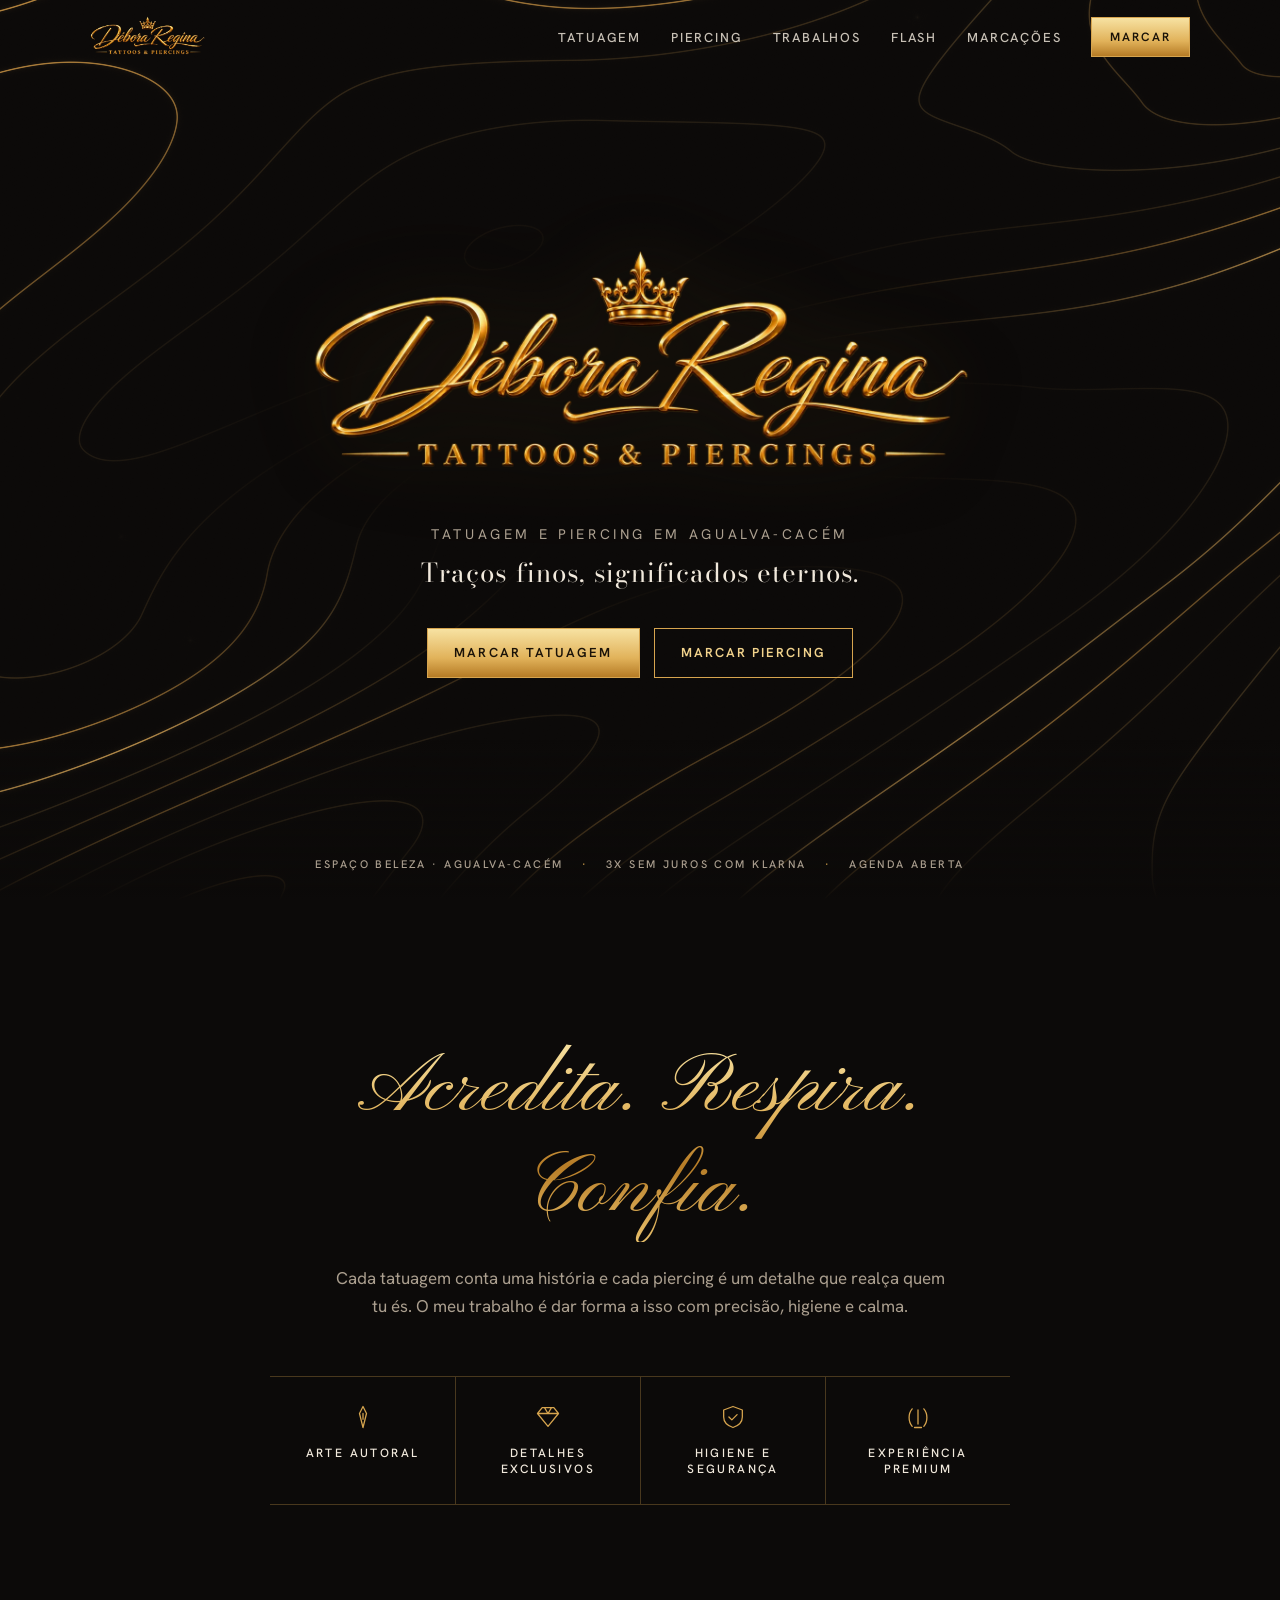
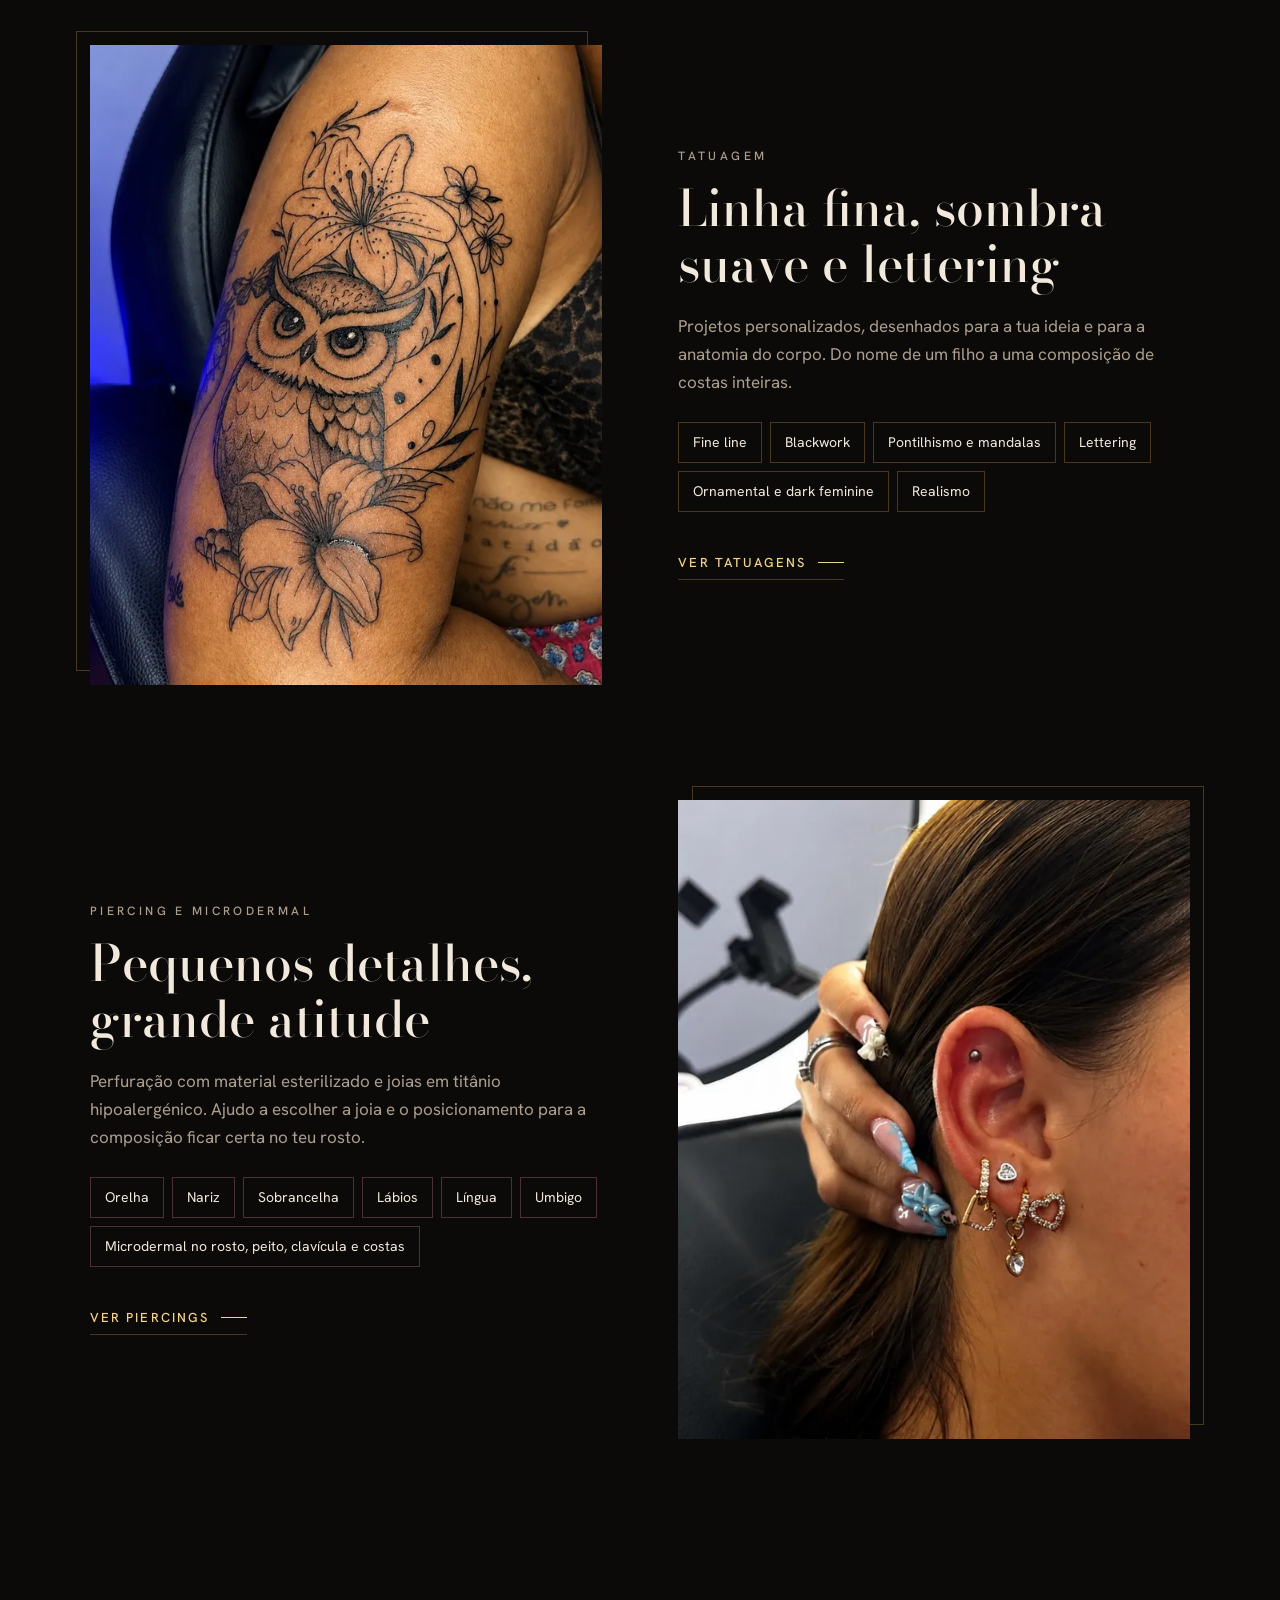
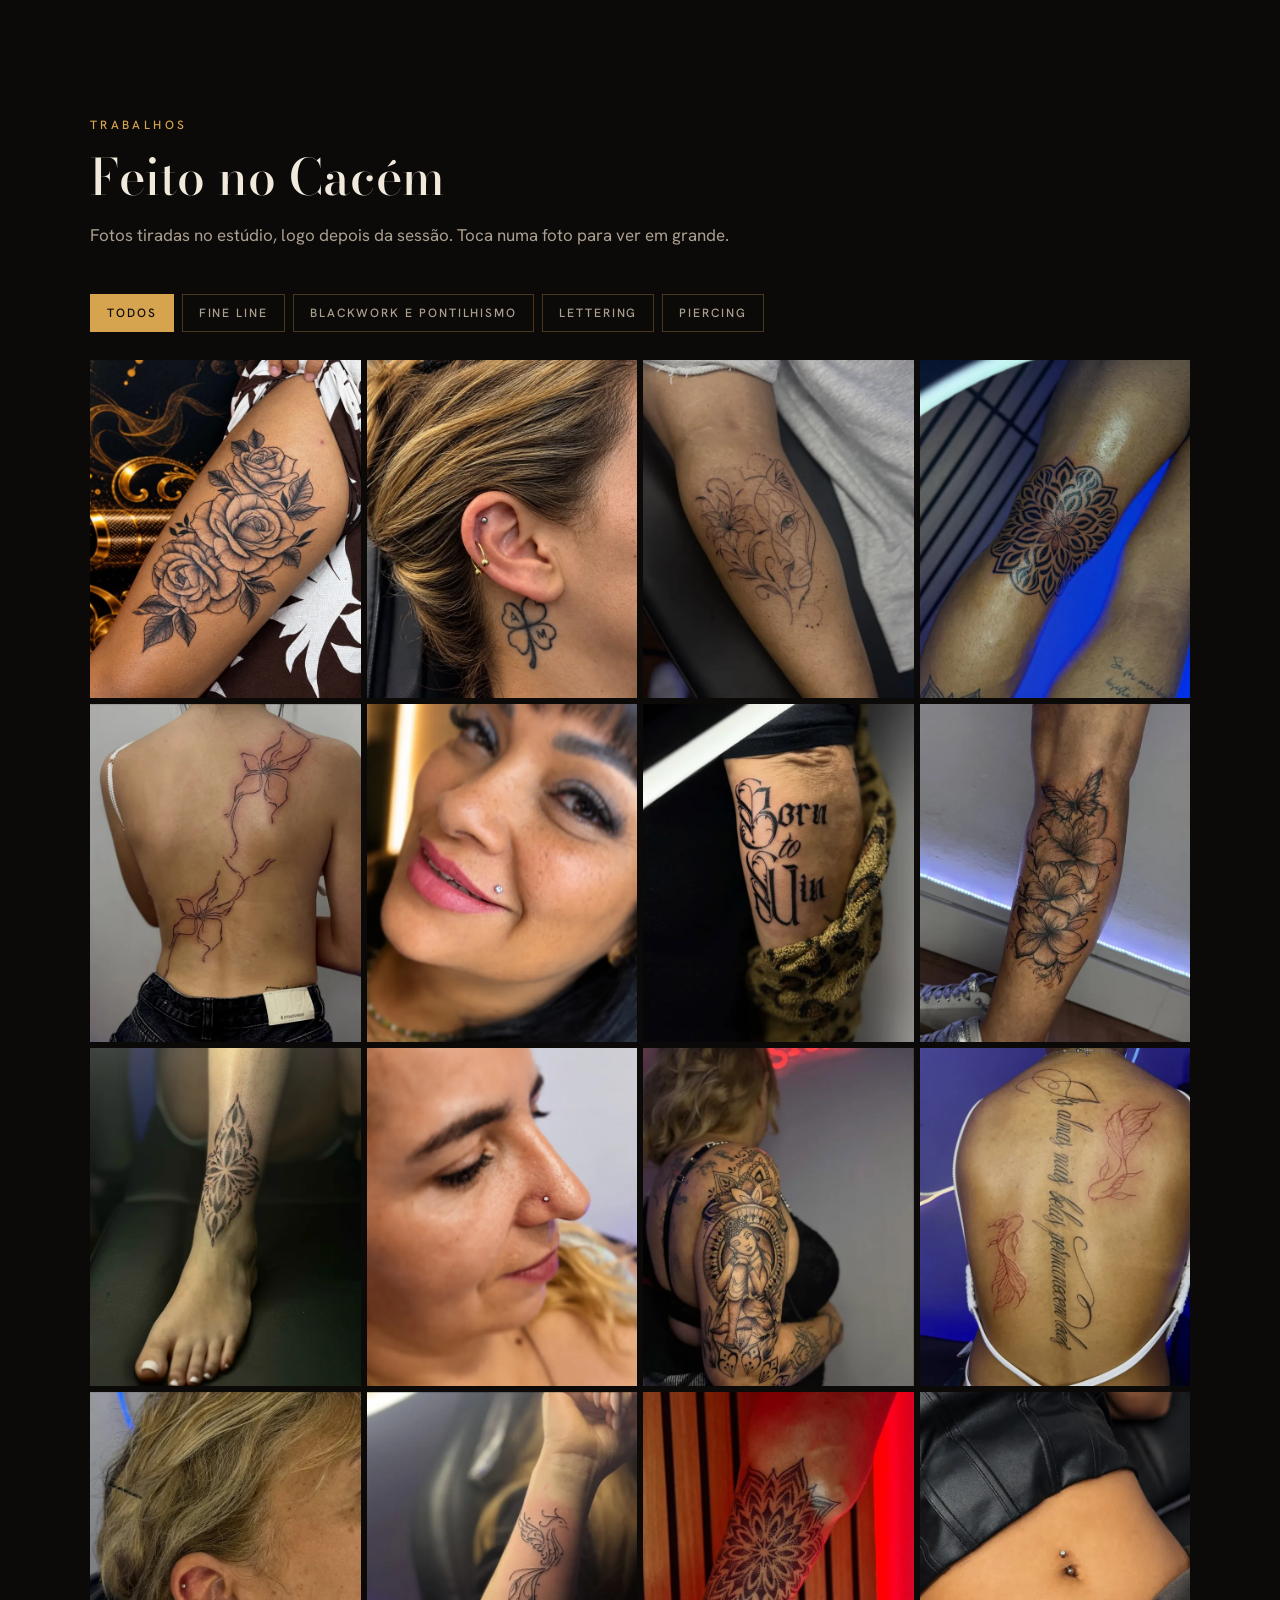
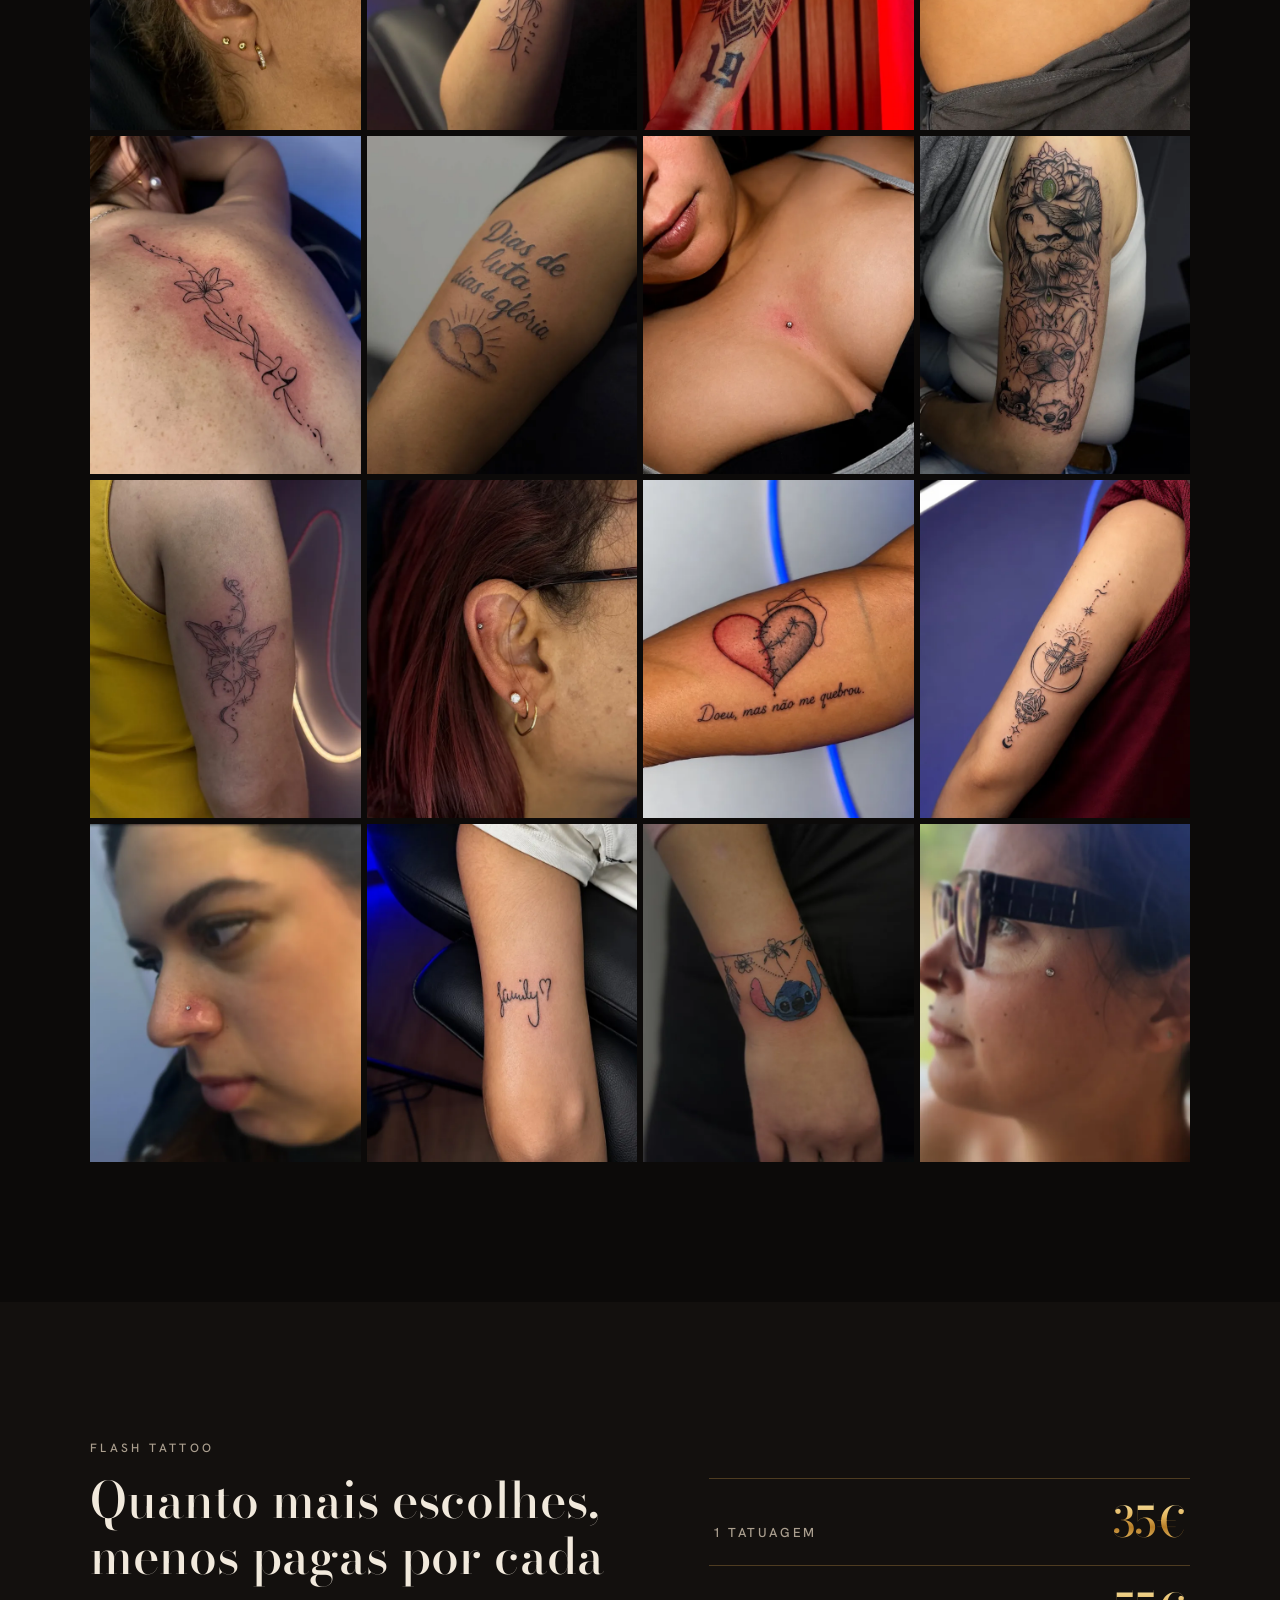
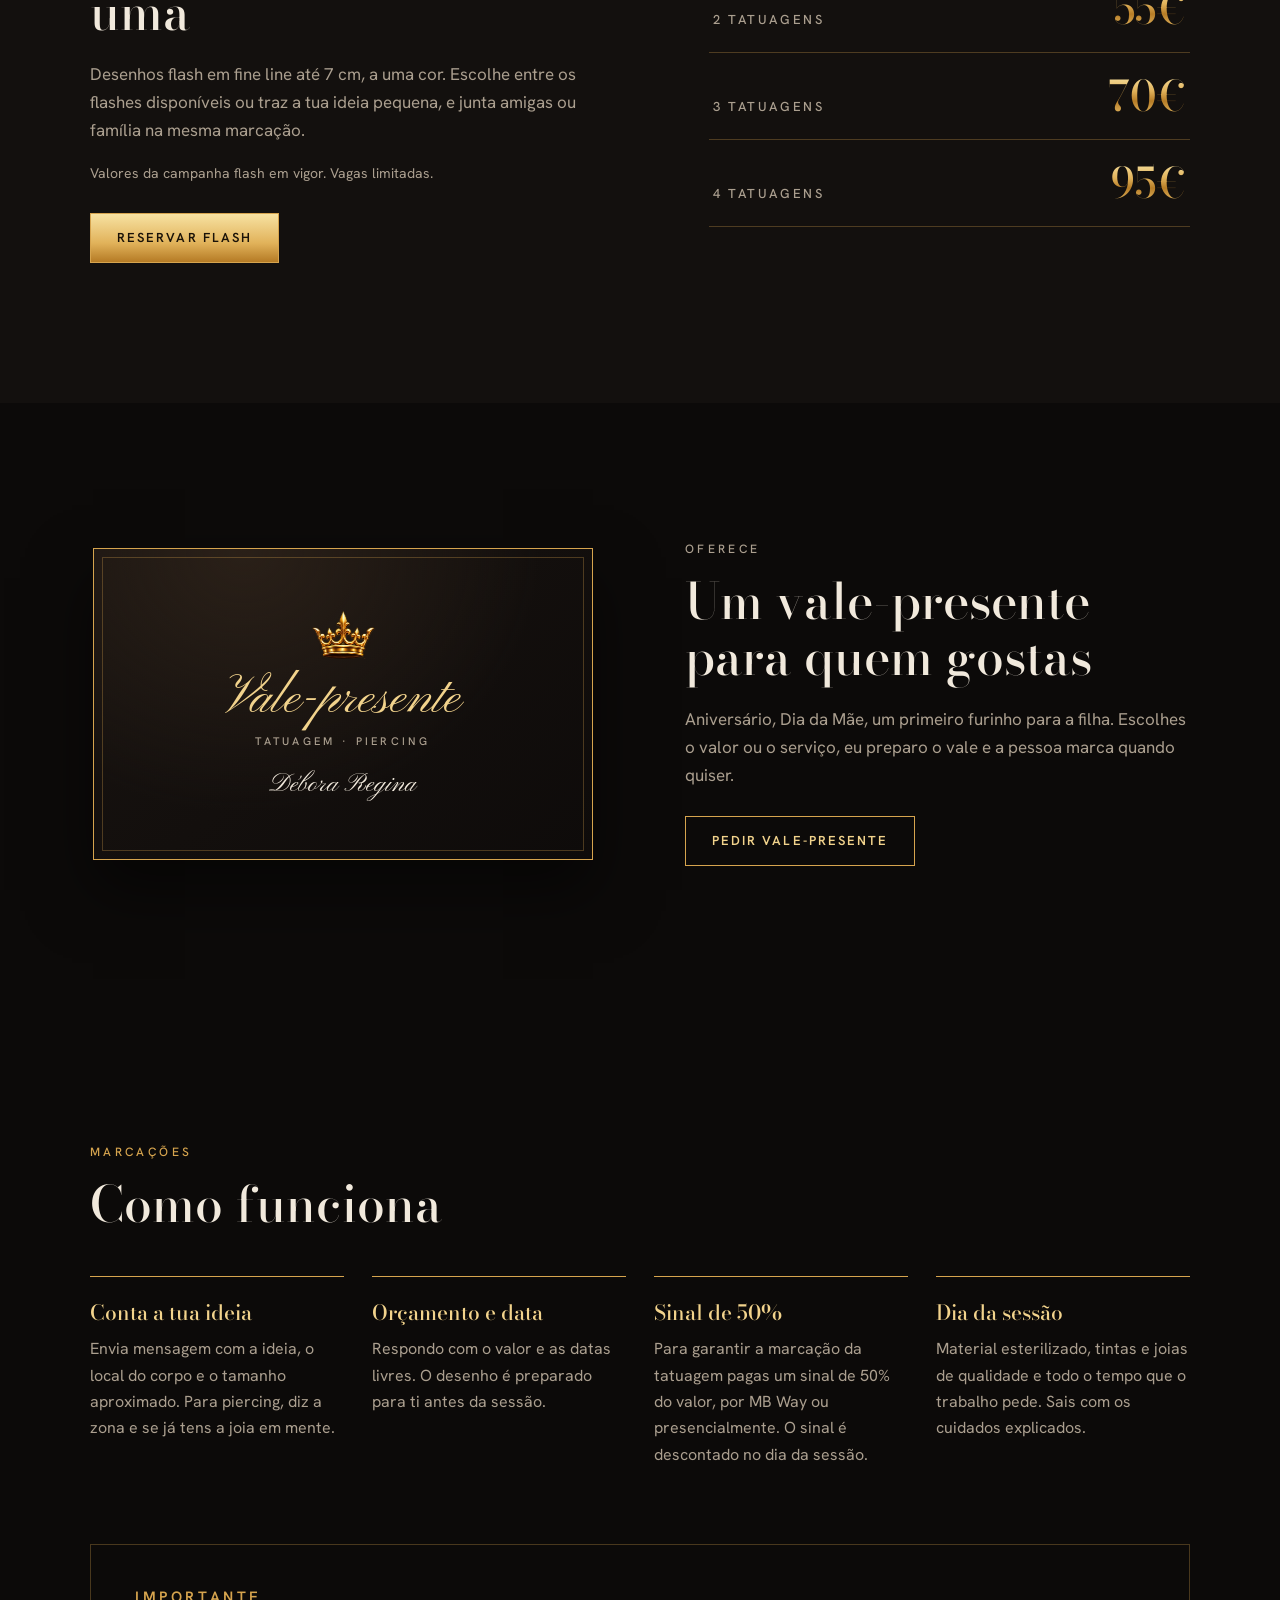
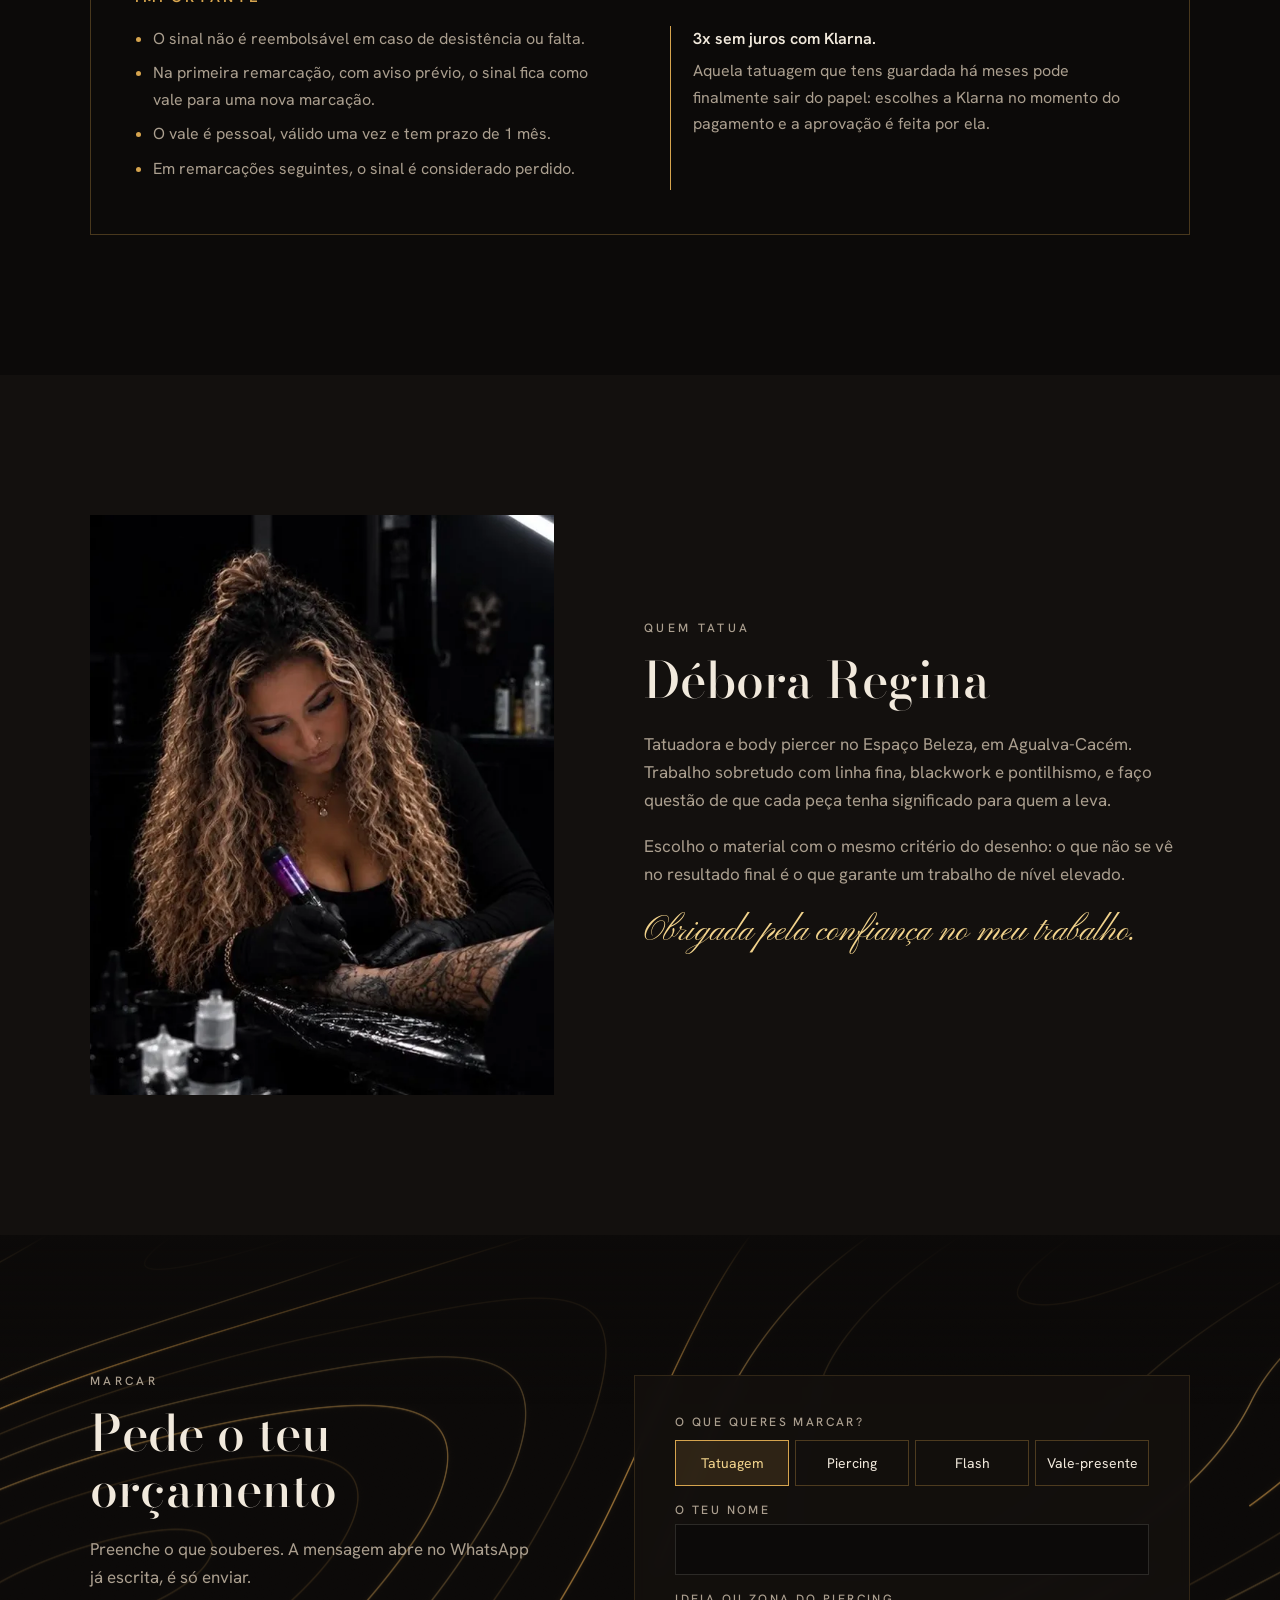
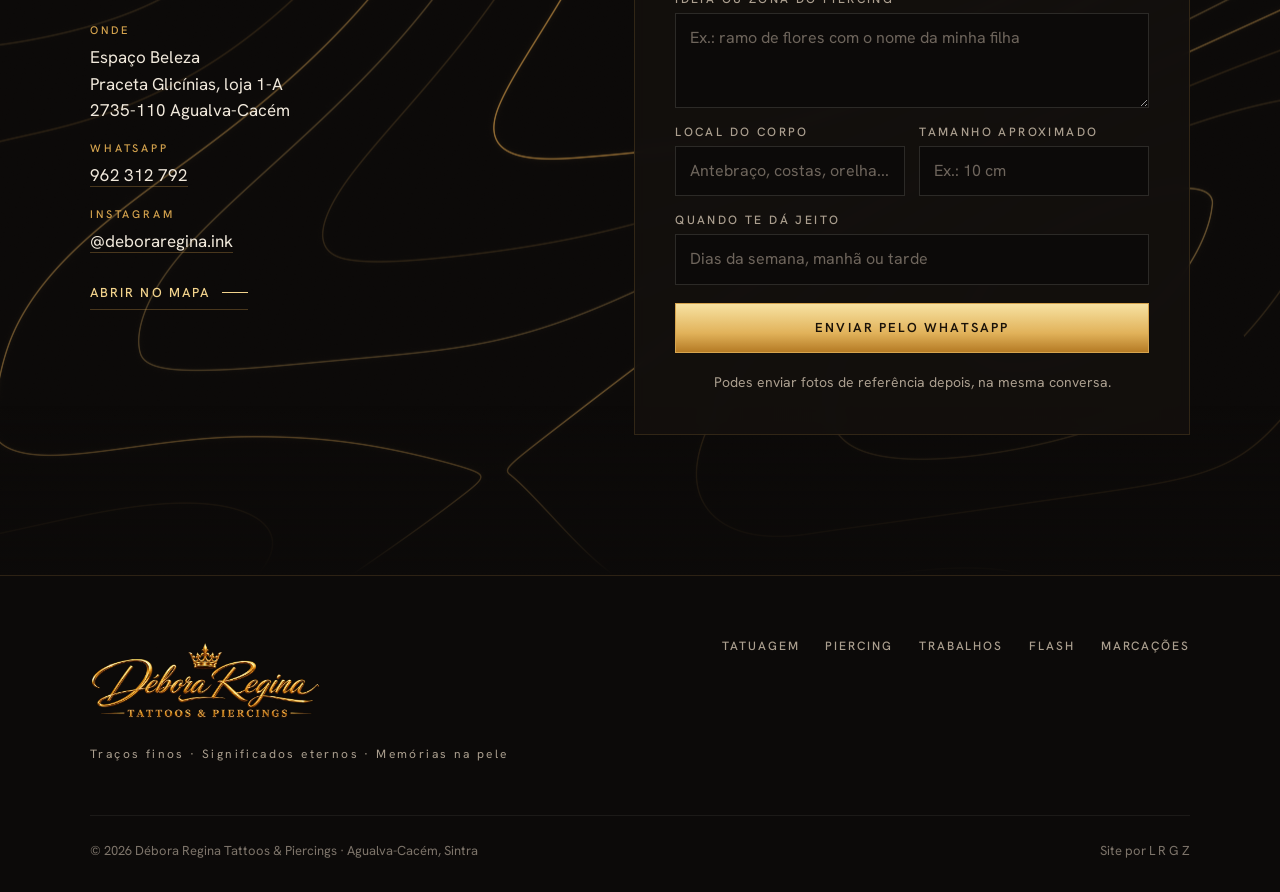
<file: index.html>
<!doctype html>
<html lang="pt-PT">
<head>
<meta charset="utf-8">
<meta name="viewport" content="width=device-width,initial-scale=1,viewport-fit=cover">
<title>Débora Regina · Tattoos &amp; Piercings em Agualva-Cacém</title>
<meta name="description" content="Tatuagem fine line, blackwork, pontilhismo e lettering, piercing e microdermal com a Débora Regina no Espaço Beleza, Agualva-Cacém (Sintra). Marcações por mensagem, pagamento em 3x sem juros com Klarna.">
<meta name="robots" content="noindex">
<meta name="theme-color" content="#0c0a09">
<link rel="icon" href="favicon.ico" sizes="any">
<link rel="icon" href="favicon-32.png" sizes="32x32" type="image/png">
<link rel="icon" href="favicon-192.png" sizes="192x192" type="image/png">
<link rel="apple-touch-icon" href="apple-touch-icon.png">
<meta property="og:type" content="website">
<meta property="og:locale" content="pt_PT">
<meta property="og:site_name" content="Débora Regina Tattoos &amp; Piercings">
<meta property="og:title" content="Débora Regina Tattoos &amp; Piercings · Tatuagem e piercing">
<meta property="og:description" content="Traços finos, significados eternos. Tatuagem e piercing em Agualva-Cacém.">
<meta property="og:url" content="https://azeugral.github.io/debora-regina/">
<meta property="og:image" content="https://azeugral.github.io/debora-regina/og.jpg?v=2">
<meta property="og:image:width" content="1200">
<meta property="og:image:height" content="630">
<meta name="twitter:card" content="summary_large_image">
<link rel="preconnect" href="https://fonts.googleapis.com">
<link rel="preconnect" href="https://fonts.gstatic.com" crossorigin>
<link rel="preload" as="image" href="assets/img/logo.webp?v=2">
<link href="https://fonts.googleapis.com/css2?family=Bodoni+Moda:opsz,wght@6..96,400;6..96,500;6..96,600&family=Hanken+Grotesk:wght@300;400;500;600&family=Pinyon+Script&display=swap" rel="stylesheet">
<link rel="stylesheet" href="assets/style.css?v=3">
<script>document.documentElement.classList.add("js")</script>
<script type="application/ld+json">
{"@context":"https://schema.org","@type":"TattooParlor","name":"Débora Regina Tattoos &amp; Piercings","description":"Tatuagem fine line, blackwork, pontilhismo, lettering, piercing e microdermal.","telephone":"+351 962 312 792","address":{"@type":"PostalAddress","streetAddress":"Praceta Glicínias, loja 1-A (Espaço Beleza)","postalCode":"2735-110","addressLocality":"Agualva-Cacém","addressRegion":"Sintra","addressCountry":"PT"},"sameAs":["https://www.instagram.com/deboraregina.ink/"]}
</script>
</head>
<body>
<a class="pular" href="#conteudo">Saltar para o conteúdo</a>

<header class="topo">
  <div class="caixa topo__caixa">
    <a class="marca" href="#inicio" aria-label="Débora Regina Tattoos &amp; Piercings, início">
      <img class="marca__logo" src="assets/img/logo-800.webp?v=2" width="800" height="305" alt="">
    </a>
    <button class="abre-menu" type="button" aria-label="Abrir menu" aria-expanded="false" aria-controls="menu"><span></span><span></span></button>
    <nav class="menu" id="menu" aria-label="Principal">
      <a href="#tatuagem">Tatuagem</a>
      <a href="#piercing">Piercing</a>
      <a href="#trabalhos">Trabalhos</a>
      <a href="#flash">Flash</a>
      <a href="#marcacoes">Marcações</a>
      <a class="btn btn--menor" href="#marcar">Marcar</a>
    </nav>
  </div>
</header>

<main id="conteudo">

<section class="hero" id="inicio">
  <canvas class="hero__linhas" id="linhas" aria-hidden="true"></canvas>
  <div class="hero__miolo">
    <div class="hero__logo entra" style="--d:0">
      <img src="assets/img/logo.webp?v=2" width="1400" height="534" alt="Débora Regina · Tattoos &amp; Piercings">
      <span class="hero__brilho" aria-hidden="true"></span>
    </div>
    <h1 class="hero__titulo entra" style="--d:2">Tatuagem e piercing em Agualva-Cacém</h1>
    <p class="hero__lead entra" style="--d:3">Traços finos, significados eternos.</p>
    <div class="hero__acoes entra" style="--d:4">
      <a class="btn" href="#marcar" data-servico="Tatuagem">Marcar tatuagem</a>
      <a class="btn btn--linha" href="#marcar" data-servico="Piercing">Marcar piercing</a>
    </div>
  </div>
  <ul class="hero__selos entra" style="--d:5">
    <li>Espaço Beleza · Agualva-Cacém</li>
    <li>3x sem juros com Klarna</li>
    <li>Agenda aberta</li>
  </ul>
</section>

<section class="secao frase">
  <div class="caixa caixa--estreita revela">
    <p class="frase__texto">Acredita. Respira. Confia.</p>
    <p class="frase__sub">Cada tatuagem conta uma história e cada piercing é um detalhe que realça quem tu és. O meu trabalho é dar forma a isso com precisão, higiene e calma.</p>
    <ul class="valores">
      <li><svg viewBox="0 0 24 24"><path d="M12 3 L15 9 L12 21 L9 9 Z M12 9 V14"/></svg>Arte autoral</li>
      <li><svg viewBox="0 0 24 24"><path d="M3 9 L7 4 H17 L21 9 L12 20 Z M3 9 H21 M9 4 L12 9 L15 4"/></svg>Detalhes exclusivos</li>
      <li><svg viewBox="0 0 24 24"><path d="M12 3 L20 6 V12 C20 16.5 16.5 19.5 12 21 C7.5 19.5 4 16.5 4 12 V6 Z M8.5 12 L11 14.5 L15.5 10"/></svg>Higiene e segurança</li>
      <li><svg viewBox="0 0 24 24"><path d="M7 20 C3.5 16 3.5 9 7 5 M17 20 C20.5 16 20.5 9 17 5 M12 6 V18 M9 21 H15"/></svg>Experiência premium</li>
    </ul>
  </div>
</section>

<section class="secao portas" aria-label="Serviços">
  <div class="caixa portas__grade">
    <article class="porta revela" id="tatuagem">
      <div class="porta__foto"><img src="assets/p/coruja-640.webp" width="640" height="800" alt="Coruja com flores em blackwork e fine line no braço" loading="lazy" decoding="async"></div>
      <div class="porta__corpo">
        <p class="chapeu">Tatuagem</p>
        <h2>Linha fina, sombra suave e lettering</h2>
        <p>Projetos personalizados, desenhados para a tua ideia e para a anatomia do corpo. Do nome de um filho a uma composição de costas inteiras.</p>
        <ul class="estilos-lista">
          <li>Fine line</li><li>Blackwork</li><li>Pontilhismo e mandalas</li><li>Lettering</li><li>Ornamental e dark feminine</li><li>Realismo</li>
        </ul>
        <a class="seta" href="#trabalhos" data-filtro="tattoo">Ver tatuagens</a>
      </div>
    </article>
    <article class="porta porta--inv revela" id="piercing">
      <div class="porta__foto"><img src="assets/p/orelha-mix-640.webp" width="640" height="800" alt="Orelha com composição de piercings e joias delicadas" loading="lazy" decoding="async"></div>
      <div class="porta__corpo">
        <p class="chapeu chapeu--rosa">Piercing e microdermal</p>
        <h2>Pequenos detalhes, grande atitude</h2>
        <p>Perfuração com material esterilizado e joias em titânio hipoalergénico. Ajudo a escolher a joia e o posicionamento para a composição ficar certa no teu rosto.</p>
        <ul class="zonas">
          <li>Orelha</li><li>Nariz</li><li>Sobrancelha</li><li>Lábios</li><li>Língua</li><li>Umbigo</li><li>Microdermal no rosto, peito, clavícula e costas</li>
        </ul>
        <a class="seta" href="#trabalhos" data-filtro="piercing">Ver piercings</a>
      </div>
    </article>
  </div>
</section>

<section class="secao" id="trabalhos">
  <div class="caixa">
    <header class="cabeca revela">
      <p class="chapeu">Trabalhos</p>
      <h2>Feito no Cacém</h2>
      <p class="cabeca__lead">Fotos tiradas no estúdio, logo depois da sessão. Toca numa foto para ver em grande.</p>
    </header>
    <div class="filtros revela" role="tablist" aria-label="Filtrar trabalhos">
      <button type="button" class="filtro ativo" data-f="todos" aria-pressed="true">Todos</button>
      <button type="button" class="filtro" data-f="fine" aria-pressed="false">Fine line</button>
      <button type="button" class="filtro" data-f="black" aria-pressed="false">Blackwork e pontilhismo</button>
      <button type="button" class="filtro" data-f="letter" aria-pressed="false">Lettering</button>
      <button type="button" class="filtro" data-f="piercing" aria-pressed="false">Piercing</button>
    </div>
    <ul class="grade" id="grade">
      <li data-g="fine tattoo"><a href="assets/p/rosas-g.webp"><img src="assets/p/rosas-640.webp" width="640" height="800" alt="Rosas em blackwork na coxa" loading="lazy" decoding="async"></a></li>
      <li data-g="piercing"><a href="assets/p/orelha-trio-g.webp"><img src="assets/p/orelha-trio-640.webp" width="640" height="800" alt="Piercing flat e trio no lóbulo" loading="lazy" decoding="async"></a></li>
      <li data-g="fine tattoo"><a href="assets/p/leao-flor-g.webp"><img src="assets/p/leao-flor-640.webp" width="640" height="800" alt="Leão com flor em fine line no antebraço" loading="lazy" decoding="async"></a></li>
      <li data-g="black tattoo"><a href="assets/p/mandala-g.webp"><img src="assets/p/mandala-640.webp" width="640" height="800" alt="Mandala em pontilhismo" loading="lazy" decoding="async"></a></li>
      <li data-g="fine tattoo"><a href="assets/p/costas-flores-g.webp"><img src="assets/p/costas-flores-640.webp" width="640" height="800" alt="Duas flores em traço fino a percorrer as costas" loading="lazy" decoding="async"></a></li>
      <li data-g="piercing"><a href="assets/p/microdermal-rosto-g.webp"><img src="assets/p/microdermal-rosto-640.webp" width="640" height="800" alt="Microdermal no rosto, junto à maçã do rosto" loading="lazy" decoding="async"></a></li>
      <li data-g="letter tattoo"><a href="assets/p/born-to-win-g.webp"><img src="assets/p/born-to-win-640.webp" width="640" height="800" alt="Lettering gótico Born to Win" loading="lazy" decoding="async"></a></li>
      <li data-g="fine tattoo"><a href="assets/p/flores-borboleta-g.webp"><img src="assets/p/flores-borboleta-640.webp" width="640" height="800" alt="Florais em blackwork com borboleta na perna" loading="lazy" decoding="async"></a></li>
      <li data-g="black tattoo"><a href="assets/p/pontilhismo-g.webp"><img src="assets/p/pontilhismo-640.webp" width="640" height="800" alt="Ornamento em pontilhismo no tornozelo" loading="lazy" decoding="async"></a></li>
      <li data-g="piercing"><a href="assets/p/nariz-g.webp"><img src="assets/p/nariz-640.webp" width="640" height="800" alt="Piercing no nariz com joia de ponto de luz" loading="lazy" decoding="async"></a></li>
      <li data-g="black tattoo"><a href="assets/p/buda-g.webp"><img src="assets/p/buda-640.webp" width="640" height="800" alt="Buda ornamental com mandalas e lótus no braço" loading="lazy" decoding="async"></a></li>
      <li data-g="letter tattoo"><a href="assets/p/costas-lettering-g.webp"><img src="assets/p/costas-lettering-640.webp" width="640" height="800" alt="Frase em lettering ao longo da coluna com peixes" loading="lazy" decoding="async"></a></li>
      <li data-g="piercing"><a href="assets/p/orelha-dourado-g.webp"><img src="assets/p/orelha-dourado-640.webp" width="640" height="800" alt="Mix dourado: cartilagem com ponto de luz e trio no lóbulo" loading="lazy" decoding="async"></a></li>
      <li data-g="fine tattoo"><a href="assets/p/fenix-g.webp"><img src="assets/p/fenix-640.webp" width="640" height="800" alt="Fénix em fine line no antebraço" loading="lazy" decoding="async"></a></li>
      <li data-g="black tattoo"><a href="assets/p/mandala-geometrica-g.webp"><img src="assets/p/mandala-geometrica-640.webp" width="640" height="800" alt="Mandala geométrica em pontilhismo no antebraço" loading="lazy" decoding="async"></a></li>
      <li data-g="piercing"><a href="assets/p/umbigo-g.webp"><img src="assets/p/umbigo-640.webp" width="640" height="800" alt="Piercing no umbigo" loading="lazy" decoding="async"></a></li>
      <li data-g="fine tattoo"><a href="assets/p/costas-delicada-g.webp"><img src="assets/p/costas-delicada-640.webp" width="640" height="800" alt="Ramo de flores delicado nas costas" loading="lazy" decoding="async"></a></li>
      <li data-g="letter tattoo"><a href="assets/p/dias-de-luta-g.webp"><img src="assets/p/dias-de-luta-640.webp" width="640" height="800" alt="Frase Dias de luta, dias de glória" loading="lazy" decoding="async"></a></li>
      <li data-g="piercing"><a href="assets/p/microdermal-peito-g.webp"><img src="assets/p/microdermal-peito-640.webp" width="640" height="800" alt="Microdermal no peito" loading="lazy" decoding="async"></a></li>
      <li data-g="black tattoo"><a href="assets/p/leao-caes-g.webp"><img src="assets/p/leao-caes-640.webp" width="640" height="800" alt="Leão e cães em blackwork no braço" loading="lazy" decoding="async"></a></li>
      <li data-g="fine tattoo"><a href="assets/p/borboleta-g.webp"><img src="assets/p/borboleta-640.webp" width="640" height="800" alt="Borboleta em linha fina" loading="lazy" decoding="async"></a></li>
      <li data-g="piercing"><a href="assets/p/orelha-ponto-luz-g.webp"><img src="assets/p/orelha-ponto-luz-640.webp" width="640" height="800" alt="Cartilagem com ponto de luz e argola dourada" loading="lazy" decoding="async"></a></li>
      <li data-g="letter tattoo"><a href="assets/p/coracao-g.webp"><img src="assets/p/coracao-640.webp" width="640" height="800" alt="Coração cosido com a frase Doeu, mas não me quebrou" loading="lazy" decoding="async"></a></li>
      <li data-g="fine tattoo"><a href="assets/p/fineline-braco-g.webp"><img src="assets/p/fineline-braco-640.webp" width="640" height="800" alt="Composição simbólica em fine line no braço" loading="lazy" decoding="async"></a></li>
      <li data-g="piercing"><a href="assets/p/nostril-g.webp"><img src="assets/p/nostril-640.webp" width="640" height="800" alt="Nostril com joia de titânio" loading="lazy" decoding="async"></a></li>
      <li data-g="letter tattoo"><a href="assets/p/family-g.webp"><img src="assets/p/family-640.webp" width="640" height="800" alt="Palavra family com coração em traço fino" loading="lazy" decoding="async"></a></li>
      <li data-g="tattoo"><a href="assets/p/stitch-g.webp"><img src="assets/p/stitch-640.webp" width="640" height="800" alt="Pulseira com o Stitch a cores" loading="lazy" decoding="async"></a></li>
      <li data-g="piercing"><a href="assets/p/microdermal-face-g.webp"><img src="assets/p/microdermal-face-640.webp" width="640" height="800" alt="Microdermal no rosto ao lado do olho" loading="lazy" decoding="async"></a></li>
    </ul>
  </div>
</section>

<section class="secao secao--placa" id="flash">
  <div class="caixa flash">
    <div class="flash__texto revela">
      <p class="chapeu">Flash tattoo</p>
      <h2>Quanto mais escolhes, menos pagas por cada uma</h2>
      <p>Desenhos flash em fine line até 7 cm, a uma cor. Escolhe entre os flashes disponíveis ou traz a tua ideia pequena, e junta amigas ou família na mesma marcação.</p>
      <p class="nota">Valores da campanha flash em vigor. Vagas limitadas.</p>
      <a class="btn" href="#marcar" data-servico="Flash tattoo">Reservar flash</a>
    </div>
    <ol class="pacotes revela" aria-label="Valores do pacote flash">
      <li><span>1 tatuagem</span><strong>35€</strong></li>
      <li><span>2 tatuagens</span><strong>55€</strong></li>
      <li><span>3 tatuagens</span><strong>70€</strong></li>
      <li><span>4 tatuagens</span><strong>95€</strong></li>
    </ol>
  </div>
</section>

<section class="secao presente">
  <div class="caixa presente__grade">
    <div class="presente__cartao revela" aria-hidden="true">
      <img class="presente__coroa" src="assets/img/coroa.webp?v=2" width="240" height="185" alt="">
      <p class="presente__nome">Vale-presente</p>
      <p class="presente__linha">Tatuagem · Piercing</p>
      <p class="presente__de">Débora Regina</p>
    </div>
    <div class="revela">
      <p class="chapeu chapeu--rosa">Oferece</p>
      <h2>Um vale-presente para quem gostas</h2>
      <p>Aniversário, Dia da Mãe, um primeiro furinho para a filha. Escolhes o valor ou o serviço, eu preparo o vale e a pessoa marca quando quiser.</p>
      <a class="btn btn--linha" href="#marcar" data-servico="Vale-presente">Pedir vale-presente</a>
    </div>
  </div>
</section>

<section class="secao" id="marcacoes">
  <div class="caixa marcacoes">
    <header class="cabeca revela">
      <p class="chapeu">Marcações</p>
      <h2>Como funciona</h2>
    </header>
    <ol class="passos">
      <li class="revela"><h3>Conta a tua ideia</h3><p>Envia mensagem com a ideia, o local do corpo e o tamanho aproximado. Para piercing, diz a zona e se já tens a joia em mente.</p></li>
      <li class="revela"><h3>Orçamento e data</h3><p>Respondo com o valor e as datas livres. O desenho é preparado para ti antes da sessão.</p></li>
      <li class="revela"><h3>Sinal de 50%</h3><p>Para garantir a marcação da tatuagem pagas um sinal de 50% do valor, por MB Way ou presencialmente. O sinal é descontado no dia da sessão.</p></li>
      <li class="revela"><h3>Dia da sessão</h3><p>Material esterilizado, tintas e joias de qualidade e todo o tempo que o trabalho pede. Sais com os cuidados explicados.</p></li>
    </ol>
    <div class="regras revela">
      <h3>Importante</h3>
      <ul>
        <li>O sinal não é reembolsável em caso de desistência ou falta.</li>
        <li>Na primeira remarcação, com aviso prévio, o sinal fica como vale para uma nova marcação.</li>
        <li>O vale é pessoal, válido uma vez e tem prazo de 1 mês.</li>
        <li>Em remarcações seguintes, o sinal é considerado perdido.</li>
      </ul>
      <p class="klarna"><strong>3x sem juros com Klarna.</strong> Aquela tatuagem que tens guardada há meses pode finalmente sair do papel: escolhes a Klarna no momento do pagamento e a aprovação é feita por ela.</p>
    </div>
  </div>
</section>

<section class="secao secao--placa sobre">
  <div class="caixa sobre__grade">
    <div class="sobre__foto revela"><img src="assets/p/debora-640.webp" width="640" height="800" alt="Débora Regina a tatuar um braço no estúdio" loading="lazy" decoding="async"></div>
    <div class="sobre__texto revela">
      <p class="chapeu">Quem tatua</p>
      <h2>Débora Regina</h2>
      <p>Tatuadora e body piercer no Espaço Beleza, em Agualva-Cacém. Trabalho sobretudo com linha fina, blackwork e pontilhismo, e faço questão de que cada peça tenha significado para quem a leva.</p>
      <p>Escolho o material com o mesmo critério do desenho: o que não se vê no resultado final é o que garante um trabalho de nível elevado.</p>
      <p class="assina">Obrigada pela confiança no meu trabalho.</p>
    </div>
  </div>
</section>

<section class="secao secao--linhas" id="marcar">
  <canvas class="secao__linhas" id="linhas-marcar" aria-hidden="true"></canvas>
  <div class="caixa marcar">
    <div class="marcar__texto revela">
      <p class="chapeu">Marcar</p>
      <h2>Pede o teu orçamento</h2>
      <p>Preenche o que souberes. A mensagem abre no WhatsApp já escrita, é só enviar.</p>
      <dl class="contactos">
        <div><dt>Onde</dt><dd>Espaço Beleza<br>Praceta Glicínias, loja 1-A<br>2735-110 Agualva-Cacém</dd></div>
        <div><dt>WhatsApp</dt><dd><a href="https://wa.me/351962312792">962 312 792</a></dd></div>
        <div><dt>Instagram</dt><dd><a href="https://www.instagram.com/deboraregina.ink/" rel="noopener">@deboraregina.ink</a></dd></div>
      </dl>
      <a class="seta" href="https://www.google.com/maps/search/?api=1&amp;query=Praceta+Glic%C3%ADnias+1A+2735-110+Agualva-Cac%C3%A9m" rel="noopener">Abrir no mapa</a>
    </div>
    <form class="pedido revela" id="pedido" novalidate>
      <fieldset class="opcoes">
        <legend>O que queres marcar?</legend>
        <label><input type="radio" name="servico" value="Tatuagem" checked><span>Tatuagem</span></label>
        <label><input type="radio" name="servico" value="Piercing"><span>Piercing</span></label>
        <label><input type="radio" name="servico" value="Flash tattoo"><span>Flash</span></label>
        <label><input type="radio" name="servico" value="Vale-presente"><span>Vale-presente</span></label>
      </fieldset>
      <label class="campo"><span>O teu nome</span><input name="nome" autocomplete="given-name" required></label>
      <label class="campo"><span>Ideia ou zona do piercing</span><textarea name="ideia" rows="3" placeholder="Ex.: ramo de flores com o nome da minha filha"></textarea></label>
      <div class="dupla">
        <label class="campo"><span>Local do corpo</span><input name="local" placeholder="Antebraço, costas, orelha..."></label>
        <label class="campo"><span>Tamanho aproximado</span><input name="tamanho" placeholder="Ex.: 10 cm"></label>
      </div>
      <label class="campo"><span>Quando te dá jeito</span><input name="quando" placeholder="Dias da semana, manhã ou tarde"></label>
      <button class="btn btn--cheio" type="submit">Enviar pelo WhatsApp</button>
      <p class="pedido__nota">Podes enviar fotos de referência depois, na mesma conversa.</p>
    </form>
  </div>
</section>

</main>

<footer class="rodape">
  <div class="caixa rodape__caixa">
    <div class="rodape__marca">
      <img class="rodape__logo" src="assets/img/logo-800.webp?v=2" width="800" height="305" alt="Débora Regina · Tattoos &amp; Piercings">
      <p class="rodape__frase">Traços finos · Significados eternos · Memórias na pele</p>
    </div>
    <nav class="rodape__links" aria-label="Rodapé">
      <a href="#tatuagem">Tatuagem</a><a href="#piercing">Piercing</a><a href="#trabalhos">Trabalhos</a><a href="#flash">Flash</a><a href="#marcacoes">Marcações</a>
    </nav>
    <div class="rodape__fim">
      <p>© 2026 Débora Regina Tattoos &amp; Piercings · Agualva-Cacém, Sintra</p>
      <p><a href="https://lrgz.com.br" rel="noopener">Site por L R G Z</a></p>
    </div>
  </div>
</footer>

<div class="ampliada" id="ampliada" hidden>
  <button class="ampliada__fechar" type="button" aria-label="Fechar">×</button>
  <button class="ampliada__seta ampliada__seta--ant" type="button" aria-label="Anterior"><svg viewBox="0 0 24 24"><path d="M15 4 L7 12 L15 20"/></svg></button>
  <img alt="">
  <button class="ampliada__seta ampliada__seta--prox" type="button" aria-label="Seguinte"><svg viewBox="0 0 24 24"><path d="M9 4 L17 12 L9 20"/></svg></button>
</div>

<script src="assets/linhas.js?v=3" defer></script>
<script src="assets/site.js?v=1" defer></script>
</body>
</html>
</file>
<file: assets/style.css>
/* Débora Regina · Tattoos & Piercings · preto + o dourado metálico do logo oficial; rosa só no piercing (como no cartaz dela). */
:root{
  --breu:#0c0a09;--placa:#13100e;--placa2:#1a1512;
  --osso:#f1e9dc;--cinza:#ab9f8f;--fio:rgba(214,164,78,.3);
  --ouro:#d6a44e;--ouro2:#f2d38c;--ouro3:#a0691d;--rosa:#d98aa0;
  --metal:linear-gradient(180deg,#f7e2a2 0%,#e1b25a 38%,#b67c26 62%,#e8bf6a 100%);
  --serifa:"Bodoni Moda",Didot,Georgia,serif;--script:"Pinyon Script",cursive;--sans:"Hanken Grotesk",system-ui,sans-serif;
  --caixa:1180px;--gutter:clamp(18px,4vw,40px);
  --curva:cubic-bezier(.22,.7,.2,1);
}
*,*::before,*::after{box-sizing:border-box}
html{scroll-behavior:smooth;-webkit-text-size-adjust:100%}
body{margin:0;background:var(--breu);color:var(--osso);font:400 17px/1.65 var(--sans);-webkit-font-smoothing:antialiased;overflow-x:hidden}
img,svg{display:block;max-width:100%}
a{color:inherit}
h1,h2,h3{font-family:var(--serifa);font-weight:500;line-height:1.12;margin:0;letter-spacing:0}
h2{font-size:clamp(30px,4.4vw,50px)}
h3{font-size:21px}
p{margin:0 0 1em}
::selection{background:var(--ouro);color:var(--breu)}
:focus-visible{outline:1px solid var(--ouro2);outline-offset:3px}
.pular{position:absolute;left:-999px;top:8px;background:var(--ouro);color:var(--breu);padding:8px 14px;z-index:99}
.pular:focus{left:8px}
.caixa{width:100%;max-width:var(--caixa);margin:0 auto;padding:0 var(--gutter)}
.caixa--estreita{max-width:820px}
.secao{padding:clamp(72px,11vw,140px) 0}
.secao--placa{background:var(--placa)}
.chapeu{font:500 12px/1 var(--sans);letter-spacing:.28em;text-transform:uppercase;color:var(--ouro);margin-bottom:18px}
.chapeu--rosa{color:var(--rosa)}
.cabeca{max-width:680px;margin-bottom:44px}
.cabeca h2{margin-bottom:16px}
.cabeca__lead{color:var(--cinza)}

/* botões retos, com fio dourado */
.btn{display:inline-flex;align-items:center;justify-content:center;min-height:50px;padding:0 26px;border:1px solid var(--ouro);background:var(--metal);background-size:100% 160%;background-position:0 0;color:#1a1208;
  font:600 13px/1 var(--sans);letter-spacing:.16em;text-transform:uppercase;text-decoration:none;cursor:pointer;transition:background-position .5s var(--curva),color .3s,border-color .3s}
.btn:hover{background-position:0 100%;border-color:var(--ouro2)}
.btn--linha{background:transparent;color:var(--ouro2)}
.btn--linha:hover{background:rgba(214,164,78,.12)}
.btn--linha:hover{background:rgba(214,164,78,.12);color:var(--osso)}
.btn--menor{min-height:40px;padding:0 18px;font-size:12px}
.btn--cheio{width:100%}
.seta{display:inline-flex;gap:12px;align-items:center;color:var(--ouro2);text-decoration:none;font:500 13px/1 var(--sans);letter-spacing:.16em;text-transform:uppercase;padding:10px 0;border-bottom:1px solid var(--fio)}
.seta::after{content:"";width:26px;height:1px;background:currentColor;transition:width .35s var(--curva)}
.seta:hover::after{width:40px}

/* topo */
.topo{position:fixed;inset:0 0 auto;z-index:20;transition:background .4s,border-color .4s;border-bottom:1px solid transparent}
.topo.rolou{background:rgba(12,10,9,.82);backdrop-filter:blur(12px);-webkit-backdrop-filter:blur(12px);border-color:rgba(214,164,78,.14)}
.topo__caixa{display:flex;align-items:center;justify-content:space-between;height:74px}
.marca{display:flex;align-items:center;gap:12px;text-decoration:none}
.marca__logo{height:44px;width:auto}
.menu{display:flex;align-items:center;gap:30px}
.menu a:not(.btn){text-decoration:none;font:500 13px/1 var(--sans);letter-spacing:.14em;text-transform:uppercase;color:var(--osso);opacity:.82;transition:opacity .25s,color .25s}
.menu a:not(.btn):hover{opacity:1;color:var(--ouro2)}
.abre-menu{display:none}

/* hero */
.hero{position:relative;min-height:100vh;min-height:100svh;display:flex;flex-direction:column;align-items:center;justify-content:center;text-align:center;padding:110px var(--gutter) 90px;overflow:hidden;isolation:isolate}
.hero__linhas{position:absolute;inset:0;width:100%;height:100%;z-index:-1;opacity:0;transition:opacity 1.2s}
.hero__linhas.pronto{opacity:1}
.hero__linhas.sem-gl{opacity:1;background:radial-gradient(ellipse at 50% 40%,#1c1612,var(--breu) 70%)}
.hero::after{content:"";position:absolute;inset:auto 0 0;height:160px;background:linear-gradient(transparent,var(--breu));z-index:-1;pointer-events:none}
.hero__miolo{max-width:760px}
.hero__logo{position:relative;width:min(660px,86vw);margin:0 auto 4px;filter:drop-shadow(0 6px 30px rgba(0,0,0,.6)) drop-shadow(0 0 40px rgba(214,164,78,.12))}
.hero__logo img{width:100%;height:auto}
/* reflexo que corre pelo dourado, recortado pelo próprio logo */
.hero__brilho{position:absolute;inset:0;pointer-events:none;-webkit-mask:url(img/logo.webp?v=2) center/100% 100% no-repeat;mask:url(img/logo.webp?v=2) center/100% 100% no-repeat;
  background:linear-gradient(105deg,transparent 40%,rgba(255,246,214,.85) 50%,transparent 60%);background-size:260% 100%;background-position:120% 0;mix-blend-mode:screen;opacity:.9}
.js .hero__brilho{animation:brilho 7s var(--curva) 1.6s infinite}
@keyframes brilho{0%{background-position:120% 0}28%,100%{background-position:-20% 0}}
.hero__titulo{font:400 14px/1.5 var(--sans);letter-spacing:.26em;text-transform:uppercase;color:var(--cinza);margin:30px 0 10px}
.hero__lead{font:400 clamp(20px,2.4vw,26px)/1.4 var(--serifa);letter-spacing:.04em;color:var(--osso);margin-bottom:36px}
.hero__acoes{display:flex;gap:14px;justify-content:center;flex-wrap:wrap}
.hero__selos{position:absolute;bottom:28px;left:0;right:0;display:flex;justify-content:center;gap:0;list-style:none;margin:0;padding:0 var(--gutter);font:500 11px/1.4 var(--sans);letter-spacing:.22em;text-transform:uppercase;color:var(--cinza)}
.hero__selos li+li::before{content:"·";margin:0 18px;color:var(--ouro)}

/* entrada do hero */
.js .entra{opacity:0;transform:translateY(14px);animation:entra 1.1s var(--curva) forwards;animation-delay:calc(.35s + var(--d) * .14s)}
@keyframes entra{to{opacity:1;transform:none}}

/* frase */
.frase{text-align:center}
.frase__texto{font:400 clamp(44px,7vw,84px)/1.2 var(--script);color:var(--ouro);background:var(--metal);-webkit-background-clip:text;background-clip:text;-webkit-text-fill-color:transparent;margin-bottom:22px;padding:0 .2em}
.frase__sub{color:var(--cinza);max-width:620px;margin:0 auto 56px}
.valores{list-style:none;padding:0;margin:0;display:grid;grid-template-columns:repeat(4,1fr);border-top:1px solid var(--fio);border-bottom:1px solid var(--fio)}
.valores li{padding:26px 10px;display:flex;flex-direction:column;align-items:center;gap:14px;font:500 12px/1.4 var(--sans);letter-spacing:.2em;text-transform:uppercase}
.valores li+li{border-left:1px solid var(--fio)}
.valores svg{width:28px;height:28px;fill:none;stroke:var(--ouro);stroke-width:1.1;stroke-linejoin:round;stroke-linecap:round}

/* portas tatuagem / piercing */
.portas{padding-top:0}
.portas__grade{display:grid;gap:clamp(70px,9vw,120px)}
.porta{display:grid;grid-template-columns:1fr 1fr;gap:clamp(30px,6vw,80px);align-items:center;scroll-margin-top:90px}
.porta--inv .porta__foto{order:2}
.porta__foto{position:relative}
.porta__foto img{width:100%;height:auto;aspect-ratio:4/5;object-fit:cover}
.porta__foto::before{content:"";position:absolute;inset:-14px 14px 14px -14px;border:1px solid var(--fio);z-index:-1}
.porta--inv .porta__foto::before{inset:-14px -14px 14px 14px}
.porta h2{margin-bottom:20px}
.porta p{color:var(--cinza)}
.estilos-lista,.zonas{list-style:none;padding:0;margin:26px 0 34px;display:flex;flex-wrap:wrap;gap:8px}
.estilos-lista li,.zonas li{border:1px solid var(--fio);padding:8px 14px;font-size:14px;color:var(--osso)}
.zonas li{border-color:rgba(217,138,160,.3)}

/* trabalhos */
#trabalhos{scroll-margin-top:60px}
.filtros{display:flex;flex-wrap:wrap;gap:8px;margin-bottom:28px}
.filtro{background:none;border:1px solid var(--fio);color:var(--cinza);font:500 12px/1 var(--sans);letter-spacing:.16em;text-transform:uppercase;padding:12px 16px;cursor:pointer;transition:all .25s}
.filtro:hover{color:var(--osso);border-color:var(--ouro)}
.filtro.ativo{background:var(--ouro);border-color:var(--ouro);color:var(--breu)}
.grade{list-style:none;padding:0;margin:0;display:grid;grid-template-columns:repeat(4,1fr);gap:6px}
.grade li{overflow:hidden;background:var(--placa);transition:opacity .4s}
.grade li.some{display:none}
.grade a{display:block;cursor:zoom-in}
.grade img{width:100%;height:auto;aspect-ratio:4/5;object-fit:cover;transition:transform 1.2s var(--curva),filter .6s}
.grade a:hover img{transform:scale(1.04)}
.grade li.entra-f{animation:entra .6s var(--curva) both}

/* flash */
.flash{display:grid;grid-template-columns:1.1fr 1fr;gap:clamp(40px,7vw,100px);align-items:center}
.flash h2{margin-bottom:20px}
.flash p{color:var(--cinza)}
.nota{font-size:14px}
.flash .btn{margin-top:14px}
.pacotes{list-style:none;padding:0;margin:0;border-top:1px solid var(--fio)}
.pacotes li{display:flex;justify-content:space-between;align-items:baseline;padding:22px 4px;border-bottom:1px solid var(--fio)}
.pacotes span{font:500 13px/1 var(--sans);letter-spacing:.2em;text-transform:uppercase;color:var(--cinza)}
.pacotes strong{font:500 clamp(30px,3.6vw,42px)/1 var(--serifa);color:var(--ouro2);background:var(--metal);-webkit-background-clip:text;background-clip:text;-webkit-text-fill-color:transparent}

/* vale-presente */
.presente__grade{display:grid;grid-template-columns:1fr 1fr;gap:clamp(40px,7vw,100px);align-items:center}
.presente h2{margin-bottom:20px}
.presente p{color:var(--cinza)}
.presente .btn{margin-top:10px}
.presente__cartao{aspect-ratio:1.6;max-width:500px;width:100%;justify-self:center;border:1px solid var(--ouro);outline:1px solid var(--fio);outline-offset:-10px;
  background:radial-gradient(ellipse at 30% 0%,#2a2018,transparent 60%),linear-gradient(140deg,#181310,#0e0b0a);
  display:flex;flex-direction:column;align-items:center;justify-content:center;text-align:center;padding:24px;transform:rotate(-3deg);box-shadow:0 30px 60px rgba(0,0,0,.5);transition:transform .8s var(--curva)}
.presente__cartao:hover{transform:rotate(0)}
.presente__coroa{width:64px;height:auto;margin-bottom:12px}
.presente__nome{font:400 clamp(38px,4.4vw,52px)/1.1 var(--script);color:var(--ouro2) !important;margin-bottom:8px}
.presente__linha{font:500 11px/1 var(--sans);letter-spacing:.3em;text-transform:uppercase}
.presente__de{font:400 26px/1 var(--script);margin:14px 0 0;color:var(--osso) !important}

/* marcações */
.passos{list-style:none;padding:0;margin:0 0 60px;display:grid;grid-template-columns:repeat(4,1fr);gap:28px}
.passos li{border-top:1px solid var(--ouro);padding-top:24px}
.passos h3{margin-bottom:12px;color:var(--ouro2)}
.passos p{color:var(--cinza);font-size:16px}
.regras{border:1px solid var(--fio);padding:clamp(24px,4vw,44px);display:grid;grid-template-columns:1fr 1fr;gap:20px 60px}
.regras h3{grid-column:1/-1;font-size:15px;letter-spacing:.24em;text-transform:uppercase;font-family:var(--sans);font-weight:600;color:var(--ouro)}
.regras ul{margin:0;padding:0 0 0 18px;color:var(--cinza);font-size:16px}
.regras li{margin-bottom:8px}
.regras li::marker{color:var(--ouro)}
.klarna{margin:0;font-size:16px;color:var(--cinza);border-left:1px solid var(--ouro);padding-left:22px}
.klarna strong{color:var(--osso);display:block;margin-bottom:6px;font-weight:600}

/* sobre */
.sobre__grade{display:grid;grid-template-columns:.85fr 1fr;gap:clamp(40px,7vw,100px);align-items:center}
.sobre__foto img{width:100%;height:auto;aspect-ratio:4/5;object-fit:cover}
.sobre h2{margin-bottom:22px}
.sobre p{color:var(--cinza)}
.assina{font:400 34px/1.3 var(--script);color:var(--ouro2) !important;margin-top:22px}

/* marcar: as linhas douradas animadas ficam no fundo */
.secao--linhas{position:relative;isolation:isolate;overflow:hidden}
.secao__linhas{position:absolute;inset:0;width:100%;height:100%;z-index:-2;opacity:0;transition:opacity 1.4s}
.secao__linhas.pronto{opacity:1}
.secao--linhas::before{content:"";position:absolute;inset:0;z-index:-1;pointer-events:none;background:linear-gradient(var(--breu),transparent 18%,transparent 82%,var(--breu))}
/* marcar */
.marcar{display:grid;grid-template-columns:.9fr 1.1fr;gap:clamp(40px,7vw,100px);align-items:start}
.marcar h2{margin-bottom:18px}
.marcar__texto>p{color:var(--cinza)}
.contactos{margin:34px 0 22px;display:grid;gap:20px}
.contactos dt{font:500 11px/1 var(--sans);letter-spacing:.26em;text-transform:uppercase;color:var(--ouro);margin-bottom:8px}
.contactos dd{margin:0;line-height:1.55}
.contactos a{text-decoration:none;border-bottom:1px solid var(--fio)}
.pedido{background:rgba(19,16,14,.9);backdrop-filter:blur(6px);-webkit-backdrop-filter:blur(6px);border:1px solid rgba(214,164,78,.16);padding:clamp(22px,4vw,40px);display:grid;gap:18px}
.opcoes{border:0;padding:0;margin:0;display:grid;grid-template-columns:repeat(4,1fr);gap:6px}
.opcoes legend{font:500 12px/1 var(--sans);letter-spacing:.2em;text-transform:uppercase;color:var(--cinza);margin-bottom:12px;padding:0}
.opcoes label{position:relative}
.opcoes input{position:absolute;opacity:0;inset:0;cursor:pointer}
.opcoes span{display:flex;align-items:center;justify-content:center;min-height:46px;border:1px solid var(--fio);font-size:14px;text-align:center;padding:4px;transition:all .25s}
.opcoes input:checked+span{border-color:var(--ouro);background:rgba(214,164,78,.14);color:var(--ouro2)}
.opcoes input:focus-visible+span{outline:1px solid var(--ouro2);outline-offset:2px}
.campo{display:grid;gap:8px}
.campo span{font:500 12px/1 var(--sans);letter-spacing:.2em;text-transform:uppercase;color:var(--cinza)}
.campo input,.campo textarea{width:100%;background:var(--breu);border:1px solid rgba(239,231,220,.14);color:var(--osso);font:400 16px/1.4 var(--sans);padding:13px 14px;border-radius:0;transition:border-color .25s}
.campo input:focus,.campo textarea:focus{outline:none;border-color:var(--ouro)}
.campo textarea{resize:vertical}
.campo input::placeholder,.campo textarea::placeholder{color:#6e655c}
.campo.erro input{border-color:var(--rosa)}
.dupla{display:grid;grid-template-columns:1fr 1fr;gap:14px}
.pedido__nota{font-size:14px;color:var(--cinza);margin:0;text-align:center}

/* rodapé */
.rodape{border-top:1px solid rgba(214,164,78,.16);padding:64px 0 30px}
.rodape__caixa{display:grid;grid-template-columns:1fr auto;gap:40px}
.rodape__logo{width:230px;height:auto;margin-bottom:18px}
.rodape__frase{font:400 12px/1.5 var(--sans) !important;letter-spacing:.2em !important;color:var(--cinza)}
.rodape__links{display:flex;gap:26px;flex-wrap:wrap;align-items:flex-start}
.rodape__links a{text-decoration:none;font:500 12px/1 var(--sans);letter-spacing:.16em;text-transform:uppercase;color:var(--cinza)}
.rodape__links a:hover{color:var(--ouro2)}
.rodape__fim{grid-column:1/-1;display:flex;justify-content:space-between;gap:20px;flex-wrap:wrap;border-top:1px solid rgba(239,231,220,.07);padding-top:24px;font-size:13px;color:#7d746a}
.rodape__fim p{margin:0}
.rodape__fim a{text-decoration:none}
.rodape__fim a:hover{color:var(--ouro2)}

/* foto ampliada */
.ampliada{position:fixed;inset:0;z-index:50;background:rgba(8,6,5,.94);display:flex;align-items:center;justify-content:center;padding:60px 70px;opacity:0;transition:opacity .3s}
.ampliada.aberta{opacity:1}
.ampliada[hidden]{display:none}
.ampliada img{max-width:100%;max-height:100%;object-fit:contain;transition:opacity .25s,transform .35s var(--curva)}
.ampliada__fechar{position:absolute;top:14px;right:18px;background:none;border:0;color:var(--osso);font:300 40px/1 var(--sans);cursor:pointer;padding:6px 10px}
.ampliada__seta{position:absolute;top:50%;transform:translateY(-50%);background:none;border:0;cursor:pointer;padding:16px;opacity:.5;transition:opacity .2s}
.ampliada__seta:hover{opacity:1}
.ampliada__seta svg{width:30px;height:30px;fill:none;stroke:var(--osso);stroke-width:1.2}
.ampliada__seta--ant{left:10px}.ampliada__seta--prox{right:10px}

/* revelar ao rolar */
.js .revela{opacity:0;transform:translateY(26px);transition:opacity 1s var(--curva),transform 1s var(--curva)}
.js .revela.visto{opacity:1;transform:none}

@media (max-width:980px){
  .valores{grid-template-columns:1fr 1fr}
  .valores li:nth-child(3){border-left:0}
  .valores li:nth-child(n+3){border-top:1px solid var(--fio)}
  .passos{grid-template-columns:1fr 1fr}
  .grade{grid-template-columns:repeat(3,1fr)}
}
@media (max-width:860px){
  .abre-menu{display:flex;flex-direction:column;justify-content:center;gap:7px;width:44px;height:44px;background:none;border:0;cursor:pointer;padding:10px;margin-right:-10px;z-index:2}
  .abre-menu span{display:block;height:1px;background:var(--osso);transition:transform .35s var(--curva)}
  .abre-menu[aria-expanded=true] span:first-child{transform:translateY(4px) rotate(45deg)}
  .abre-menu[aria-expanded=true] span:last-child{transform:translateY(-4px) rotate(-45deg)}
  .menu{position:fixed;inset:0;background:rgba(12,10,9,.97);flex-direction:column;justify-content:center;gap:28px;opacity:0;visibility:hidden;transition:opacity .35s,visibility .35s}
  .menu.aberto{opacity:1;visibility:visible}
  .menu a:not(.btn){font-size:16px}
  .porta,.flash,.presente__grade,.sobre__grade,.marcar{grid-template-columns:1fr}
  .porta--inv .porta__foto{order:0}
  .porta__foto{max-width:520px}
  .regras{grid-template-columns:1fr}
  .sobre__foto{max-width:440px}
}
@media (max-width:600px){
  body{font-size:16px}
  .topo__caixa{height:64px}
  .marca__logo{height:36px}
  .hero{padding-top:90px;padding-bottom:110px}
  .hero__titulo{font-size:12px;letter-spacing:.2em}
  .hero__acoes{flex-direction:column;align-items:stretch;width:100%;max-width:320px;margin:0 auto}
  .hero__selos{flex-direction:column;align-items:center;gap:6px;bottom:22px;font-size:10px}
  .hero__selos li+li::before{display:none}
  .passos{grid-template-columns:1fr}
  .grade{grid-template-columns:1fr 1fr;gap:4px}
  .opcoes{grid-template-columns:1fr 1fr}
  .dupla{grid-template-columns:1fr}
  .porta__foto::before{inset:-10px 10px 10px -10px}
  .porta--inv .porta__foto::before{inset:-10px -10px 10px 10px}
  .presente__cartao{transform:rotate(-2deg)}
  .ampliada{padding:50px 10px 90px}
  .ampliada__seta{top:auto;bottom:16px;transform:none}
  .ampliada__seta--ant{left:calc(50% - 70px)}.ampliada__seta--prox{right:calc(50% - 70px)}
  .rodape__caixa{grid-template-columns:1fr}
}
@media (prefers-reduced-motion:reduce){
  html{scroll-behavior:auto}
  .js .entra,.js .revela{opacity:1;transform:none;animation:none;transition:none}
  .js .hero__brilho{animation:none}
  .grade img,.presente__cartao{transition:none}
}
</file>
